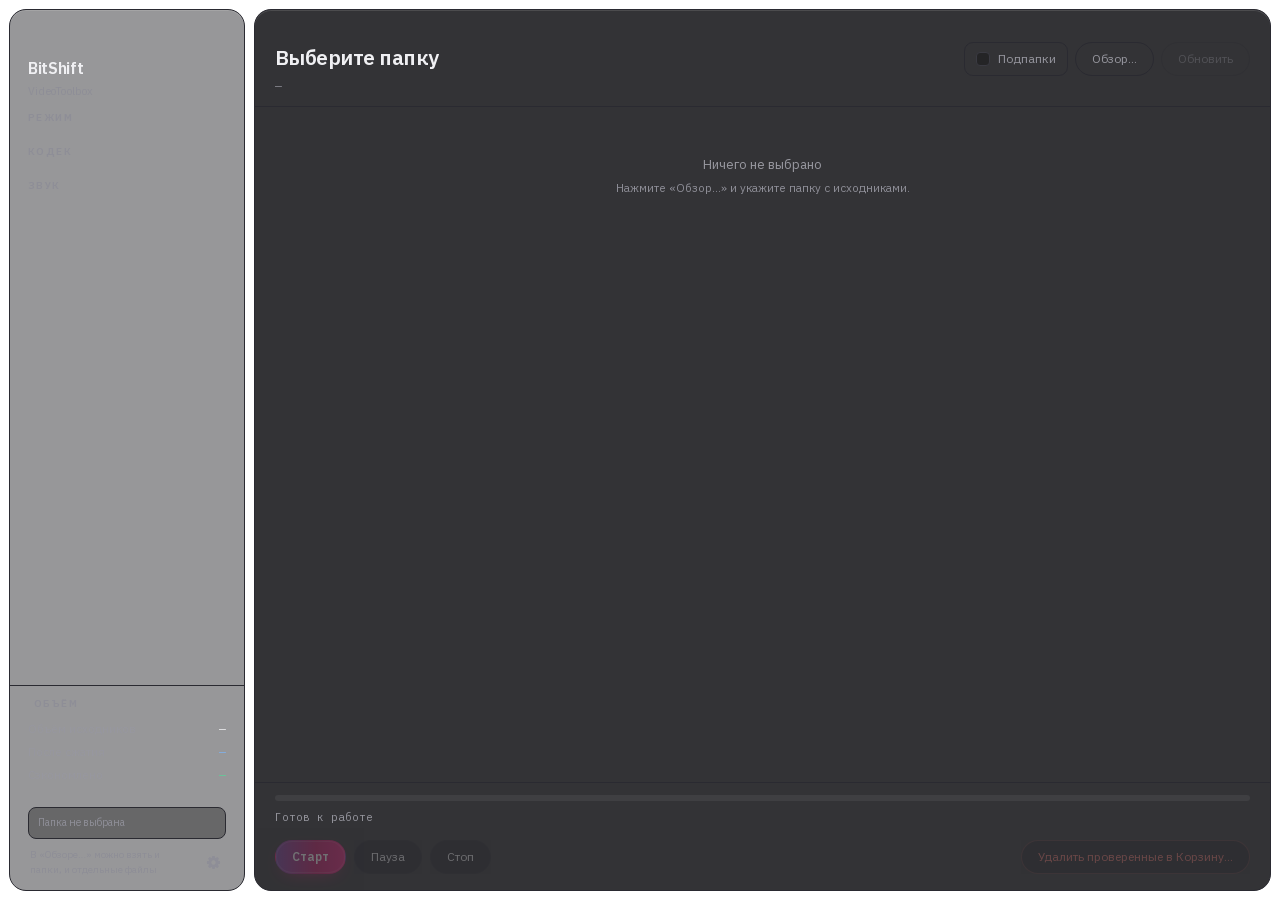
<file: mac/ui/index.html>
<!DOCTYPE html>
<html lang="ru">
<head>
  <meta charset="utf-8">
  <title>BitShift</title>
  <link rel="stylesheet" href="style.css">
</head>
<body>
  <div class="shell">

    <aside class="panel side">
      <header class="side__head">
        <div class="side__title">BitShift</div>
        <div class="side__sub" id="hardware">VideoToolbox</div>
      </header>

      <div class="side__scroll">
        <section class="group">
          <div class="group__label" data-i18n="group_mode">Режим</div>
          <div class="list" id="modes"></div>
        </section>

        <section class="group">
          <div class="group__label" data-i18n="group_codec">Кодек</div>
          <div class="list" id="codecs"></div>
        </section>

        <section class="group">
          <div class="group__label" data-i18n="group_audio">Звук</div>
          <div class="list" id="audio-modes"></div>
        </section>
      </div>

      <section class="volume" id="volume">
        <div class="group__label" data-i18n="group_volume">Объём</div>
        <div class="volume__row">
          <span class="volume__key" data-i18n="vol_source">Объём исходников</span>
          <span class="volume__val" id="volume-source">—</span>
        </div>
        <div class="volume__row volume__row--forecast" id="volume-forecast-row" hidden>
          <span class="volume__key" data-i18n="vol_forecast">После сжатия</span>
          <span class="volume__val" id="volume-forecast">—</span>
        </div>
        <div class="volume__row volume__row--saved" id="volume-saved-row" hidden>
          <span class="volume__key" data-i18n="vol_saved">Сэкономлено</span>
          <span class="volume__val" id="volume-saved">—</span>
        </div>
      </section>

      <footer class="side__foot">
        <div class="path" id="folder-path" title="">Папка не выбрана</div>
        <div class="side__bottom">
          <div class="hint" data-i18n="hint_picker">В «Обзоре…» можно взять и папки, и отдельные файлы</div>
          <button class="gear" id="btn-gear" data-i18n-title="settings_title" title="Настройки"><svg viewBox="0 0 16 16" fill="currentColor" fill-rule="evenodd" aria-hidden="true"><path d="M6.24 3.16L6.78 1.06A7.05 7.05 0 0 1 9.22 1.06L9.76 3.16A5.15 5.15 0 0 1 10.18 3.33L10.18 3.33L12.04 2.22A7.05 7.05 0 0 1 13.78 3.96L12.67 5.82A5.15 5.15 0 0 1 12.84 6.24L12.84 6.24L14.94 6.78A7.05 7.05 0 0 1 14.94 9.22L12.84 9.76A5.15 5.15 0 0 1 12.67 10.18L12.67 10.18L13.78 12.04A7.05 7.05 0 0 1 12.04 13.78L10.18 12.67A5.15 5.15 0 0 1 9.76 12.84L9.76 12.84L9.22 14.94A7.05 7.05 0 0 1 6.78 14.94L6.24 12.84A5.15 5.15 0 0 1 5.82 12.67L5.82 12.67L3.96 13.78A7.05 7.05 0 0 1 2.22 12.04L3.33 10.18A5.15 5.15 0 0 1 3.16 9.76L3.16 9.76L1.06 9.22A7.05 7.05 0 0 1 1.06 6.78L3.16 6.24A5.15 5.15 0 0 1 3.33 5.82L3.33 5.82L2.22 3.96A7.05 7.05 0 0 1 3.96 2.22L5.82 3.33A5.15 5.15 0 0 1 6.24 3.16ZM8 5.65A2.35 2.35 0 1 0 8 10.35A2.35 2.35 0 1 0 8 5.65Z"/></svg></button>
        </div>
      </footer>
    </aside>

    <main class="panel main">
      <header class="main__head">
        <div class="main__titles">
          <h1 class="main__title" id="folder-name">Выберите папку</h1>
          <div class="main__meta" id="folder-meta">—</div>
        </div>
        <div class="main__actions">
          <label class="check check--pill" id="recursive-pill">
            <input type="checkbox" id="opt-recursive">
            <span class="check__box"></span>
            <span class="check__text" data-i18n="opt_recursive">Подпапки</span>
          </label>
          <button class="btn btn--ghost" id="btn-browse" data-i18n="btn_browse">Обзор…</button>
          <button class="btn btn--ghost" id="btn-refresh" data-i18n="btn_refresh" disabled>Обновить</button>
        </div>
      </header>

      <div class="toolbar" id="toolbar" hidden>
        <label class="check">
          <input type="checkbox" id="sel-all">
          <span class="check__box"></span>
          <span class="check__text" data-i18n="toolbar_select_all">выбрать все видимые</span>
        </label>
        <div class="chips">
          <button class="chip chip--on" id="chip-all" data-filter="all">Все</button>
          <button class="chip" id="chip-bad" data-filter="bad" hidden>Брак</button>
          <button class="chip" id="chip-skip" data-filter="skip" hidden>Пропущено</button>
        </div>
      </div>

      <div class="files" id="files">
        <div class="empty" id="empty">
          <div class="empty__title">Ничего не выбрано</div>
          <div class="empty__text">Нажмите «Обзор…» и укажите папку с исходниками.</div>
        </div>
      </div>

      <footer class="main__foot">
        <div class="hero" id="hero" hidden>
          <div class="hero__cell">
            <span class="hero__num" id="hero-percent">0%</span>
            <span class="hero__lbl" data-i18n="hero_done">готово</span>
          </div>
          <div class="hero__cell" id="hero-left-cell">
            <span class="hero__num" id="hero-left">—</span>
            <span class="hero__lbl" data-i18n="hero_left">осталось</span>
          </div>
          <div class="hero__cell" id="hero-saved-cell">
            <span class="hero__num hero__num--ok" id="hero-saved">—</span>
            <span class="hero__lbl" data-i18n="hero_saved">сэкономлено</span>
          </div>
        </div>
        <div class="progress">
          <div class="progress__track">
            <div class="progress__ghost" id="progress-ghost"></div>
            <div class="progress__fill" id="progress-fill"></div>
          </div>
        </div>
        <div class="summary" id="summary">Готов к работе</div>

        <div class="shutdown" id="shutdown" hidden>
          <span class="shutdown__text" id="shutdown-text"></span>
          <button class="btn" id="btn-cancel-shutdown" data-i18n="btn_cancel_shutdown">Не выключать</button>
        </div>

        <div class="controls">
          <button class="btn" id="btn-start" disabled>Старт</button>
          <button class="btn" id="btn-pause" disabled>Пауза</button>
          <button class="btn" id="btn-stop" disabled>Стоп</button>
          <button class="btn btn--danger" id="btn-trash" disabled>Удалить проверенные в Корзину…</button>
        </div>
      </footer>
    </main>
  </div>

  <div class="settings" id="settings" hidden>
    <div class="settings__card">
      <div class="settings__title" data-i18n="settings_title">Настройки</div>

      <div class="settings__row">
        <span class="settings__key" data-i18n="settings_lang">Язык</span>
        <div class="seg" id="lang-list"></div>
      </div>

      <label class="check">
        <input type="checkbox" id="opt-shutdown">
        <span class="check__box"></span>
        <span class="check__text" data-i18n="opt_shutdown">Выключить мак после конвертации</span>
      </label>

      <label class="check">
        <input type="checkbox" id="opt-eject">
        <span class="check__box"></span>
        <span class="check__text" data-i18n="opt_eject">Извлечь диск(и) после конвертации</span>
      </label>

      <label class="check">
        <input type="checkbox" id="opt-vmaf">
        <span class="check__box"></span>
        <span class="check__text" data-i18n="opt_vmaf">Проверять качество (VMAF) — медленнее</span>
      </label>

      <label class="check check--danger">
        <input type="checkbox" id="opt-trash">
        <span class="check__box"></span>
        <span class="check__text" data-i18n="opt_trash">Удалять исходники в Корзину после проверки</span>
      </label>

      <div class="settings__row" id="history-row" hidden>
        <span class="settings__value" id="history-value"></span>
      </div>

      <div class="settings__foot">
        <span class="settings__version">BitShift <span id="app-version">—</span> · <span data-i18n="settings_author">Created by Erik Rikka</span></span>
        <button class="btn" id="settings-close" data-i18n="btn_close">Закрыть</button>
      </div>
    </div>
  </div>

  <div class="modal" id="modal" hidden>
    <div class="modal__card">
      <div class="modal__title" id="modal-title">Удалить в Корзину?</div>
      <div class="modal__text" id="modal-text"></div>
      <div class="modal__actions">
        <button class="btn" id="modal-cancel" data-i18n="btn_cancel">Отмена</button>
        <button class="btn btn--danger" id="modal-ok" data-i18n="btn_to_trash">В Корзину</button>
      </div>
    </div>
  </div>

  <script src="app.js"></script>
</body>
</html>
</file>
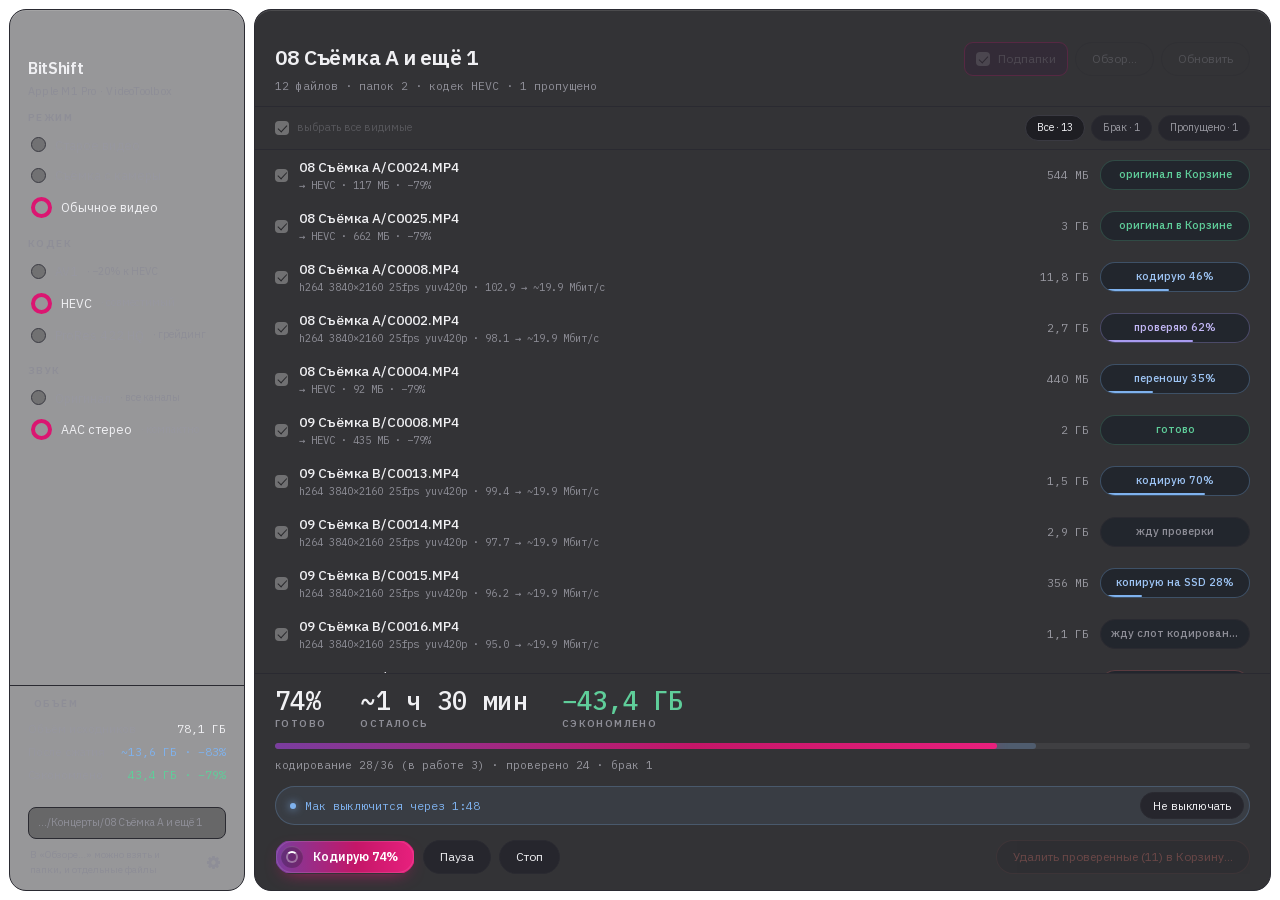
<file: mac/tests/ui_preview.html>
<!DOCTYPE html>
<html lang="ru">
<head>
  <meta charset="utf-8">
  <title>BitShift — превью интерфейса</title>
  <link rel="stylesheet" href="../ui/style.css">
</head>
<body>

  <div class="shell">

    <aside class="panel side">
      <header class="side__head">
        <div class="side__title">BitShift</div>
        <div class="side__sub" id="hardware">VideoToolbox</div>
      </header>

      <div class="side__scroll">
        <section class="group">
          <div class="group__label" data-i18n="group_mode">Режим</div>
          <div class="list" id="modes"></div>
        </section>

        <section class="group">
          <div class="group__label" data-i18n="group_codec">Кодек</div>
          <div class="list" id="codecs"></div>
        </section>

        <section class="group">
          <div class="group__label" data-i18n="group_audio">Звук</div>
          <div class="list" id="audio-modes"></div>
        </section>
      </div>

      <section class="volume" id="volume">
        <div class="group__label" data-i18n="group_volume">Объём</div>
        <div class="volume__row">
          <span class="volume__key" data-i18n="vol_source">Объём исходников</span>
          <span class="volume__val" id="volume-source">—</span>
        </div>
        <div class="volume__row volume__row--forecast" id="volume-forecast-row" hidden>
          <span class="volume__key" data-i18n="vol_forecast">После сжатия</span>
          <span class="volume__val" id="volume-forecast">—</span>
        </div>
        <div class="volume__row volume__row--saved" id="volume-saved-row" hidden>
          <span class="volume__key" data-i18n="vol_saved">Сэкономлено</span>
          <span class="volume__val" id="volume-saved">—</span>
        </div>
      </section>

      <footer class="side__foot">
        <div class="path" id="folder-path" title="">Папка не выбрана</div>
        <div class="side__bottom">
          <div class="hint" data-i18n="hint_picker">В «Обзоре…» можно взять и папки, и отдельные файлы</div>
          <button class="gear" id="btn-gear" data-i18n-title="settings_title" title="Настройки"><svg viewBox="0 0 16 16" fill="currentColor" fill-rule="evenodd" aria-hidden="true"><path d="M6.24 3.16L6.78 1.06A7.05 7.05 0 0 1 9.22 1.06L9.76 3.16A5.15 5.15 0 0 1 10.18 3.33L10.18 3.33L12.04 2.22A7.05 7.05 0 0 1 13.78 3.96L12.67 5.82A5.15 5.15 0 0 1 12.84 6.24L12.84 6.24L14.94 6.78A7.05 7.05 0 0 1 14.94 9.22L12.84 9.76A5.15 5.15 0 0 1 12.67 10.18L12.67 10.18L13.78 12.04A7.05 7.05 0 0 1 12.04 13.78L10.18 12.67A5.15 5.15 0 0 1 9.76 12.84L9.76 12.84L9.22 14.94A7.05 7.05 0 0 1 6.78 14.94L6.24 12.84A5.15 5.15 0 0 1 5.82 12.67L5.82 12.67L3.96 13.78A7.05 7.05 0 0 1 2.22 12.04L3.33 10.18A5.15 5.15 0 0 1 3.16 9.76L3.16 9.76L1.06 9.22A7.05 7.05 0 0 1 1.06 6.78L3.16 6.24A5.15 5.15 0 0 1 3.33 5.82L3.33 5.82L2.22 3.96A7.05 7.05 0 0 1 3.96 2.22L5.82 3.33A5.15 5.15 0 0 1 6.24 3.16ZM8 5.65A2.35 2.35 0 1 0 8 10.35A2.35 2.35 0 1 0 8 5.65Z"/></svg></button>
        </div>
      </footer>
    </aside>

    <main class="panel main">
      <header class="main__head">
        <div class="main__titles">
          <h1 class="main__title" id="folder-name">Выберите папку</h1>
          <div class="main__meta" id="folder-meta">—</div>
        </div>
        <div class="main__actions">
          <label class="check check--pill" id="recursive-pill">
            <input type="checkbox" id="opt-recursive">
            <span class="check__box"></span>
            <span class="check__text" data-i18n="opt_recursive">Подпапки</span>
          </label>
          <button class="btn btn--ghost" id="btn-browse" data-i18n="btn_browse">Обзор…</button>
          <button class="btn btn--ghost" id="btn-refresh" data-i18n="btn_refresh" disabled>Обновить</button>
        </div>
      </header>

      <div class="toolbar" id="toolbar" hidden>
        <label class="check">
          <input type="checkbox" id="sel-all">
          <span class="check__box"></span>
          <span class="check__text" data-i18n="toolbar_select_all">выбрать все видимые</span>
        </label>
        <div class="chips">
          <button class="chip chip--on" id="chip-all" data-filter="all">Все</button>
          <button class="chip" id="chip-bad" data-filter="bad" hidden>Брак</button>
          <button class="chip" id="chip-skip" data-filter="skip" hidden>Пропущено</button>
        </div>
      </div>

      <div class="files" id="files">
        <div class="empty" id="empty">
          <div class="empty__title">Ничего не выбрано</div>
          <div class="empty__text">Нажмите «Обзор…» и укажите папку с исходниками.</div>
        </div>
      </div>

      <footer class="main__foot">
        <div class="hero" id="hero" hidden>
          <div class="hero__cell">
            <span class="hero__num" id="hero-percent">0%</span>
            <span class="hero__lbl" data-i18n="hero_done">готово</span>
          </div>
          <div class="hero__cell" id="hero-left-cell">
            <span class="hero__num" id="hero-left">—</span>
            <span class="hero__lbl" data-i18n="hero_left">осталось</span>
          </div>
          <div class="hero__cell" id="hero-saved-cell">
            <span class="hero__num hero__num--ok" id="hero-saved">—</span>
            <span class="hero__lbl" data-i18n="hero_saved">сэкономлено</span>
          </div>
        </div>
        <div class="progress">
          <div class="progress__track">
            <div class="progress__ghost" id="progress-ghost"></div>
            <div class="progress__fill" id="progress-fill"></div>
          </div>
        </div>
        <div class="summary" id="summary">Готов к работе</div>

        <div class="shutdown" id="shutdown" hidden>
          <span class="shutdown__text" id="shutdown-text"></span>
          <button class="btn" id="btn-cancel-shutdown" data-i18n="btn_cancel_shutdown">Не выключать</button>
        </div>

        <div class="controls">
          <button class="btn" id="btn-start" disabled>Старт</button>
          <button class="btn" id="btn-pause" disabled>Пауза</button>
          <button class="btn" id="btn-stop" disabled>Стоп</button>
          <button class="btn btn--danger" id="btn-trash" disabled>Удалить проверенные в Корзину…</button>
        </div>
      </footer>
    </main>
  </div>

  <div class="settings" id="settings" hidden>
    <div class="settings__card">
      <div class="settings__title" data-i18n="settings_title">Настройки</div>

      <div class="settings__row">
        <span class="settings__key" data-i18n="settings_lang">Язык</span>
        <div class="seg" id="lang-list"></div>
      </div>

      <label class="check">
        <input type="checkbox" id="opt-shutdown">
        <span class="check__box"></span>
        <span class="check__text" data-i18n="opt_shutdown">Выключить мак после конвертации</span>
      </label>

      <label class="check">
        <input type="checkbox" id="opt-eject">
        <span class="check__box"></span>
        <span class="check__text" data-i18n="opt_eject">Извлечь диск(и) после конвертации</span>
      </label>

      <label class="check">
        <input type="checkbox" id="opt-vmaf">
        <span class="check__box"></span>
        <span class="check__text" data-i18n="opt_vmaf">Проверять качество (VMAF) — медленнее</span>
      </label>

      <label class="check check--danger">
        <input type="checkbox" id="opt-trash">
        <span class="check__box"></span>
        <span class="check__text" data-i18n="opt_trash">Удалять исходники в Корзину после проверки</span>
      </label>

      <div class="settings__row" id="history-row" hidden>
        <span class="settings__value" id="history-value"></span>
      </div>

      <div class="settings__foot">
        <span class="settings__version">BitShift <span id="app-version">—</span> · <span data-i18n="settings_author">Created by Erik Rikka</span></span>
        <button class="btn" id="settings-close" data-i18n="btn_close">Закрыть</button>
      </div>
    </div>
  </div>

  <div class="modal" id="modal" hidden>
    <div class="modal__card">
      <div class="modal__title" id="modal-title">Удалить в Корзину?</div>
      <div class="modal__text" id="modal-text"></div>
      <div class="modal__actions">
        <button class="btn" id="modal-cancel" data-i18n="btn_cancel">Отмена</button>
        <button class="btn btn--danger" id="modal-ok" data-i18n="btn_to_trash">В Корзину</button>
      </div>
    </div>
  </div>

  <script>

    const FILES = [
      ['08 Съёмка A/C0024.MP4',    '544 МБ', 'оригинал в Корзине', 0, '→ HEVC · 117 МБ · −79%'],
      ['08 Съёмка A/C0025.MP4',    '3 ГБ',   'оригинал в Корзине', 0, '→ HEVC · 662 МБ · −79%'],
      ['08 Съёмка A/C0008.MP4',    '11,8 ГБ','кодирую',          0.46,'h264 3840×2160 25fps yuv420p · 102.9 → ~19.9 Мбит/с'],
      ['08 Съёмка A/C0002.MP4',    '2,7 ГБ', 'проверяю',         0.62,'h264 3840×2160 25fps yuv420p · 98.1 → ~19.9 Мбит/с'],
      ['08 Съёмка A/C0004.MP4',    '440 МБ', 'переношу',         0.35,'→ HEVC · 92 МБ · −79%'],
      ['09 Съёмка B/C0008.MP4', '2 ГБ',   'готово',            0,  '→ HEVC · 435 МБ · −79%'],
      ['09 Съёмка B/C0013.MP4', '1,5 ГБ', 'кодирую',          0.70,'h264 3840×2160 25fps yuv420p · 99.4 → ~19.9 Мбит/с'],
      ['09 Съёмка B/C0014.MP4', '2,9 ГБ', 'жду проверки',      0,  'h264 3840×2160 25fps yuv420p · 97.7 → ~19.9 Мбит/с'],
      ['09 Съёмка B/C0015.MP4', '356 МБ', 'копирую на SSD',   0.28,'h264 3840×2160 25fps yuv420p · 96.2 → ~19.9 Мбит/с'],
      ['09 Съёмка B/C0016.MP4', '1,1 ГБ', 'жду слот кодирования', 0, 'h264 3840×2160 25fps yuv420p · 95.0 → ~19.9 Мбит/с'],
      ['09 Съёмка B/C0019.MP4', '820 МБ', 'брак',              0,  'кодирование не удалось: [aac] Unsupported channel layout "9.1.6"'],
      ['09 Съёмка B/C0021.MP4', '1,2 ГБ', 'остановлено',       0,  'остановлено, файл не переделан'],
      ['09 Съёмка B/мелочь.mp4','113 КБ', 'пропущен',          0,  'h264 640×480 30fps yuv420p'],
    ];

    const STATE_KEYS = {
      'ожидание': 'waiting', 'пропущен': 'skipped', 'жду слот кодирования': 'queued',
      'копирую на SSD': 'copying', 'кодирую': 'encoding', 'жду проверки': 'encoded',
      'проверяю': 'verifying', 'проверен — жду переноса': 'verified',
      'переношу': 'moving', 'готово': 'done', 'оригинал в Корзине': 'trashed',
      'брак': 'failed', 'остановлено': 'stopped',
    };

    const STATE = {
      hardware: 'Apple M1 Pro · VideoToolbox',
      modes: [
        { key: 'old',  name: 'Старое видео',          hint: 'Берёт файлы: avi, wmv, mts' },
        { key: 'slog', name: 'Съёмка с камеры',          hint: 'Берёт файлы: mp4, mov' },
        { key: 'arc',  name: 'Обычное видео', hint: 'Берёт файлы: mp4, mov' },
      ],
      codecs: [
        { key: 'av1',    name: 'AV1',           note: '−20% к HEVC',
          hint: 'Считается на процессоре — аппаратного AV1 у M1 Pro нет.' },
        { key: 'hevc',   name: 'HEVC',          note: 'совместимый' },
        { key: 'prores', name: 'ProRes 422 HQ', note: 'грейдинг' },
      ],
      audio_modes: [
        { key: 'original', name: 'Оригинал',   note: 'все каналы',
          hint: 'Звук копируется как есть: все дорожки, все каналы.' },
        { key: 'aac',      name: 'AAC стерео', note: 'компактно',
          hint: 'Сводится в стерео AAC 256 кбит/с — лишние каналы теряются.' },
      ],
      mode: 'arc',
      codec: 'hevc',
      audio: 'aac',
      folder: '/Volumes/Архив/Концерты/08 Съёмка A\n/Volumes/Архив/Концерты/09 Съёмка B',
      folder_short: '…/Концерты/08 Съёмка A и ещё 1',
      folder_name: '08 Съёмка A и ещё 1',
      folder_meta: '12 файлов · папок 2 · кодек HEVC · 1 пропущено',
      recursive: true,
      shutdown_after: true,
      eject_after: false,
      measure_quality: false,
      history_text: 'Сэкономлено всего: 412,7 ГБ · 963 файла',
      shutdown_in: 108,
      shutdown_error: '',
      trash: true,
      trash_available: true,
      running: true,
      finish_id: 0,
      paused: false,
      files: FILES.map(([label, size, state, progress, detail], i) => ({
        path: `/tmp/${i}`, label, detail, size_text: size, state,
        state_key: STATE_KEYS[state] || 'waiting',
        state_label: state,
        message: state === 'брак' ? 'кодирование не удалось: [aac] Unsupported channel layout "9.1.6"' : '',

        progress, selected: state !== 'пропущен', skipped: state === 'пропущен',
      })),
      stopping: false,
      selected_count: 11,
      can_start: true,
      source_text: '78,1 ГБ',
      saved_text: '43,4 ГБ · −79%',
      saved_short: '43,4 ГБ',
      encoded_share: 0.78,
      left_text: '~1 ч 30 мин',
      percent: 0.74,
      summary: 'кодирование 28/36 (в работе 3) · проверено 24 · брак 1',
      trashable: 11,
      lang: 'ru',
      version: '1.0',
      languages: [{ key: 'ru', name: 'Русский' }, { key: 'en', name: 'English' }],
      forecast_text: '~13,6 ГБ · −83%',
      files_only: false,
    };

    window.pywebview = {
      api: new Proxy({}, {
        get: () => (...args) => {
          console.log('вызов ядра:', args);
          return Promise.resolve(STATE);
        },
      }),
    };
  </script>
  <script src="../ui/app.js?v=4"></script>
  <script>window.applyState(STATE);</script>
</body>
</html>
</file>
<file: mac/ui/style.css>
@font-face {
  font-family: "IBM Plex Mono";
  font-weight: 400;
  font-display: swap;
  unicode-range: U+0301, U+0400-045F, U+0490-0491, U+04B0-04B1, U+2116;
  src: url("fonts/IBMPlexMono-400-cyrillic.woff2") format("woff2");
}
@font-face {
  font-family: "IBM Plex Mono";
  font-weight: 400;
  font-display: swap;
  unicode-range: U+0000-00FF, U+0131, U+0152-0153, U+02BB-02BC, U+2000-206F, U+2122, U+2191, U+2193, U+2212;
  src: url("fonts/IBMPlexMono-400-latin.woff2") format("woff2");
}
@font-face {
  font-family: "IBM Plex Mono";
  font-weight: 500;
  font-display: swap;
  unicode-range: U+0301, U+0400-045F, U+0490-0491, U+04B0-04B1, U+2116;
  src: url("fonts/IBMPlexMono-500-cyrillic.woff2") format("woff2");
}
@font-face {
  font-family: "IBM Plex Mono";
  font-weight: 500;
  font-display: swap;
  unicode-range: U+0000-00FF, U+0131, U+0152-0153, U+02BB-02BC, U+2000-206F, U+2122, U+2191, U+2193, U+2212;
  src: url("fonts/IBMPlexMono-500-latin.woff2") format("woff2");
}
@font-face {
  font-family: "IBM Plex Mono";
  font-weight: 600;
  font-display: swap;
  unicode-range: U+0301, U+0400-045F, U+0490-0491, U+04B0-04B1, U+2116;
  src: url("fonts/IBMPlexMono-600-cyrillic.woff2") format("woff2");
}
@font-face {
  font-family: "IBM Plex Mono";
  font-weight: 600;
  font-display: swap;
  unicode-range: U+0000-00FF, U+0131, U+0152-0153, U+02BB-02BC, U+2000-206F, U+2122, U+2191, U+2193, U+2212;
  src: url("fonts/IBMPlexMono-600-latin.woff2") format("woff2");
}
@font-face {
  font-family: "IBM Plex Mono";
  font-weight: 700;
  font-display: swap;
  unicode-range: U+0301, U+0400-045F, U+0490-0491, U+04B0-04B1, U+2116;
  src: url("fonts/IBMPlexMono-700-cyrillic.woff2") format("woff2");
}
@font-face {
  font-family: "IBM Plex Mono";
  font-weight: 700;
  font-display: swap;
  unicode-range: U+0000-00FF, U+0131, U+0152-0153, U+02BB-02BC, U+2000-206F, U+2122, U+2191, U+2193, U+2212;
  src: url("fonts/IBMPlexMono-700-latin.woff2") format("woff2");
}

@font-face {
  font-family: "IBM Plex Sans";
  font-weight: 400;
  font-display: swap;
  unicode-range: U+0301, U+0400-045F, U+0490-0491, U+04B0-04B1, U+2116;
  src: url("fonts/IBMPlexSans-400-cyrillic.woff2") format("woff2");
}
@font-face {
  font-family: "IBM Plex Sans";
  font-weight: 400;
  font-display: swap;
  unicode-range: U+0000-00FF, U+0131, U+0152-0153, U+02BB-02BC, U+2000-206F, U+2122, U+2191, U+2193, U+2212;
  src: url("fonts/IBMPlexSans-400-latin.woff2") format("woff2");
}
@font-face {
  font-family: "IBM Plex Sans";
  font-weight: 500;
  font-display: swap;
  unicode-range: U+0301, U+0400-045F, U+0490-0491, U+04B0-04B1, U+2116;
  src: url("fonts/IBMPlexSans-500-cyrillic.woff2") format("woff2");
}
@font-face {
  font-family: "IBM Plex Sans";
  font-weight: 500;
  font-display: swap;
  unicode-range: U+0000-00FF, U+0131, U+0152-0153, U+02BB-02BC, U+2000-206F, U+2122, U+2191, U+2193, U+2212;
  src: url("fonts/IBMPlexSans-500-latin.woff2") format("woff2");
}
@font-face {
  font-family: "IBM Plex Sans";
  font-weight: 600;
  font-display: swap;
  unicode-range: U+0301, U+0400-045F, U+0490-0491, U+04B0-04B1, U+2116;
  src: url("fonts/IBMPlexSans-600-cyrillic.woff2") format("woff2");
}
@font-face {
  font-family: "IBM Plex Sans";
  font-weight: 600;
  font-display: swap;
  unicode-range: U+0000-00FF, U+0131, U+0152-0153, U+02BB-02BC, U+2000-206F, U+2122, U+2191, U+2193, U+2212;
  src: url("fonts/IBMPlexSans-600-latin.woff2") format("woff2");
}
:root {
  --pill: #26262D;
  --badge: #22262D;
  --raise: #1E1E23;
  --sheet: #1C1C22;
  --edge: #2A2A31;
  --edge-strong: #3A3A42;
  --hairline: #2A2A31;

  --text: #F0F0F3;
  --muted: #97979F;
  --faint: #8E8E97;

  --hover: rgba(255, 255, 255, 0.086);
  --accent: #DB1671;
  --accent-tint: rgba(219, 22, 113, 0.14);
  --action: linear-gradient(90deg, #7A3D9E 0%, #C41668 58%, #E8207D 100%);
  --ease-spring: cubic-bezier(0.32, 0.72, 0, 1);
  --action-done: linear-gradient(90deg, #9A4B0A 0%, #D97706 58%, #F5A623 100%);
  --active-edge: #8E1A58;
  --active-fill: #33203A;

  --ok: #5FCE9A;
  --busy: #7FB2EE;
  --danger: #E8756F;

  --stage-copy: #7FB2EE;
  --stage-verify: #A99BF0;
  --stage-move: #7FB2EE;

  --glass-rail: rgba(20, 20, 24, 0.44);
  --glass-content: rgba(23, 23, 27, 0.88);

  --radius-row: 11px;
  --radius-sidebar: 17px;
  --inset: 9px;
}

* { box-sizing: border-box; margin: 0; padding: 0; }

html, body { height: 100%; }

body {
  background: transparent;
  color: var(--text);
  font: 13px/1.5 "IBM Plex Sans", -apple-system, "Helvetica Neue", sans-serif;
  -webkit-font-smoothing: antialiased;
  overflow: hidden;
  user-select: none;
  cursor: default;
}

:focus { outline: none; }

.row__detail,
.row__size,
.volume__val,
.main__meta,
.summary,
.hero__num,
.shutdown__text {
  font-family: "IBM Plex Mono", ui-monospace, "SF Mono", Menlo, monospace;
}

.shell {
  display: grid;
  grid-template-columns: 236px 1fr;
  height: 100%;

  padding: var(--inset);
  gap: var(--inset);
}

.panel {
  position: relative;
  display: flex;
  flex-direction: column;
  min-height: 0;
  overflow: hidden;
}

.side,
.main {
  border: 1px solid var(--edge);
  border-radius: var(--radius-sidebar);
}

.side,
.main {
  box-shadow: inset 0 1px 0 rgba(255, 255, 255, 0.12);
}

.side { background: var(--glass-rail); }

.main { background: var(--glass-content); }

.side__head { padding: 46px 18px 10px; }

.side__title { font-size: 16px; font-weight: 600; letter-spacing: -0.02em; }

.side__sub {
  margin-top: 3px;
  font-size: 11px;
  color: var(--faint);
  letter-spacing: 0.02em;
}

.side__scroll { flex: 1; min-height: 0; overflow-y: auto; padding: 0 12px; }

.group { margin-bottom: 13px; }

.group__label {
  padding: 0 6px 6px;
  font-size: 10px;
  font-weight: 600;
  letter-spacing: 0.14em;
  text-transform: uppercase;
  color: var(--faint);
}

.list { display: flex; flex-direction: column; gap: 2px; }

.item {
  display: flex;
  align-items: center;
  gap: 9px;
  padding: 5px 6px 5px 9px;
  margin-left: -3px;
  border-left: 3px solid transparent;
  font-size: 12.5px;
  color: var(--muted);
  cursor: pointer;
  border-radius: 0 6px 6px 0;
  transition: color 0.12s, background 0.12s, border-color 0.12s;
}

.item:focus-visible {
  background: var(--accent-tint);
  border-left-color: var(--accent);
}

.item::before {
  content: "";
  flex: none;
  width: 13px;
  height: 13px;
  border-radius: 50%;
  border: 1.5px solid var(--edge-strong);
  background: rgba(0, 0, 0, 0.25);
  transition: border-color 0.12s, border-width 0.12s;
}

.item:hover { color: var(--text); }

.item:hover::before { border-color: var(--muted); }

.item--on { color: var(--text); }

.item--on::before {
  border: 4px solid var(--accent);
  background: transparent;
}

.item__name {
  flex: 0 1 auto;
  min-width: 0;
  white-space: nowrap;
  overflow: hidden;
  text-overflow: ellipsis;
}

.item__note { flex-shrink: 0; font-size: 10.5px; color: var(--faint); }

.item__note::before { content: "· "; }

.item--on .item__note { color: var(--muted); }

.item--off { opacity: 0.35; pointer-events: none; }

.volume { padding: 10px 18px 3px; border-top: 1px solid var(--hairline); }

.volume__row { display: flex; justify-content: space-between; gap: 8px; padding: 3px 0; }

.volume__key { font-size: 11.5px; color: var(--muted); }

.volume__val { font-size: 11.5px; font-variant-numeric: tabular-nums; }

.volume__row--saved .volume__val { color: var(--ok); }

.volume__row--forecast .volume__val { color: var(--busy); }

.side__foot { padding: 10px 18px 13px; }

.path {
  margin-top: 8px;
  padding: 7px 9px;
  background: rgba(0, 0, 0, 0.32);
  border: 1px solid var(--hairline);
  border-radius: 8px;
  font-size: 10.5px;
  color: var(--faint);
  white-space: nowrap;
  overflow: hidden;
  text-overflow: ellipsis;
}

.hint { margin-top: 7px; padding: 0 2px; font-size: 10px; color: var(--faint); }

.main__head {
  display: flex;
  align-items: flex-start;
  justify-content: space-between;
  gap: 16px;

  padding: 32px 20px 12px;
  border-bottom: 1px solid var(--hairline);
}

.main__title {
  font-size: 21px;
  font-weight: 600;
  letter-spacing: -0.025em;
  white-space: nowrap;
  overflow: hidden;
  text-overflow: ellipsis;
}

.main__meta {
  margin-top: 3px;
  font-size: 11.5px;
  color: var(--faint);
  white-space: nowrap;
  overflow: hidden;
  text-overflow: ellipsis;
}

.main__titles { min-width: 0; }

.main__actions { display: flex; gap: 7px; flex-shrink: 0; }

.toolbar {
  display: flex;
  align-items: center;
  gap: 14px;
  padding: 8px 20px;
  border-bottom: 1px solid var(--hairline);
}

.toolbar[hidden] { display: none; }

.toolbar .check { font-size: 11px; }

.chips { display: flex; gap: 6px; margin-left: auto; }

.chip {
  padding: 4px 11px;
  border: 1px solid var(--edge);
  border-radius: 999px;
  background: var(--pill);
  color: var(--muted);
  font: inherit;
  font-size: 10.5px;
  cursor: pointer;
  transition: background 0.12s, border-color 0.12s, color 0.12s;
}

.chip:hover { background: var(--hover); }

.chip:focus-visible { background: var(--accent-tint); border-color: var(--accent); }

.chip--on { color: var(--text); border-color: var(--edge-strong); background: var(--raise); }

.chip--danger.chip--on { color: var(--danger); border-color: rgba(232, 117, 111, 0.35); background: rgba(232, 117, 111, 0.08); }

.files { flex: 1; min-height: 0; overflow-y: auto; padding: 0 12px 6px; }

.row {
  display: grid;
  grid-template-columns: auto 1fr auto auto;
  align-items: center;
  gap: 11px;
  padding: 7px 8px;
  border-radius: var(--radius-row);
}

.row:hover { background: var(--hover); }

.row--off .row__name,
.row--off .row__detail { opacity: 0.4; }

.row__name {
  font-size: 13.5px;
  font-weight: 500;
  letter-spacing: -0.005em;
  white-space: nowrap;
  overflow: hidden;
  text-overflow: ellipsis;
}

.row__detail {
  margin-top: 1px;
  font-size: 10.5px;
  color: var(--faint);
  white-space: nowrap;
  overflow: hidden;
  text-overflow: ellipsis;
}

.row__err {
  display: flex;
  align-items: center;
  gap: 6px;
  margin-top: 1px;
  font-size: 10.5px;
  color: var(--danger);
  white-space: nowrap;
  overflow: hidden;
}

.row__err span:last-child { min-width: 0; overflow: hidden; text-overflow: ellipsis; }

.row__err::before {
  content: "!";
  flex: none;
  width: 13px;
  height: 13px;
  border-radius: 50%;
  border: 1.2px solid var(--danger);
  display: flex;
  align-items: center;
  justify-content: center;
  font-size: 9px;
  font-weight: 700;
  line-height: 1;
}

.row__size {
  font-size: 11.5px;
  color: var(--muted);
  font-variant-numeric: tabular-nums;
  white-space: nowrap;
  min-width: 64px;
  text-align: right;
}

.badge {
  position: relative;
  width: 150px;
  padding: 5px 10px 6px;
  border-radius: 999px;
  background: var(--badge);
  border: 1px solid var(--hairline);
  font-size: 11px;
  font-weight: 500;
  color: var(--muted);
  text-align: center;
  text-overflow: ellipsis;
  white-space: nowrap;
  overflow: hidden;
}

.badge__fill {
  position: absolute;
  inset: auto auto 0 0;
  width: 0;
  height: 2px;
  border-radius: 0 2px 2px 0;
  background: var(--stage-copy);
}

.badge__text { position: relative; }

.badge--busy { color: var(--busy); border-color: rgba(127, 178, 238, 0.22); }

.badge--copy { color: var(--stage-copy); border-color: rgba(127, 178, 238, 0.3); }
.badge--copy .badge__fill { background: var(--stage-copy); }

.badge--encode { color: var(--busy); border-color: rgba(127, 178, 238, 0.3); }
.badge--encode .badge__fill { background: var(--busy); }

.badge--verify { color: var(--stage-verify); border-color: rgba(169, 155, 240, 0.3); }
.badge--verify .badge__fill { background: var(--stage-verify); }

.badge--move { color: var(--stage-move); border-color: rgba(127, 178, 238, 0.3); }
.badge--move .badge__fill { background: var(--stage-move); }

.badge--copy .badge__text,
.badge--encode .badge__text,
.badge--move .badge__text { color: #9EC5F5; }
.badge--verify .badge__text { color: #C3B8F7; }
.badge--ok { color: var(--ok); border-color: rgba(95, 206, 154, 0.22); }
.badge--bad { color: var(--danger); border-color: rgba(232, 117, 111, 0.28); }
.badge--idle { color: var(--faint); }

.empty { padding: 48px 20px; text-align: center; }
.empty__title { font-size: 13px; color: var(--muted); }
.empty__text { margin-top: 5px; font-size: 11.5px; color: var(--faint); }

.main__foot { padding: 12px 20px 16px; border-top: 1px solid var(--hairline); }

.hero { display: flex; align-items: flex-end; gap: 34px; margin-bottom: 12px; }

.hero[hidden] { display: none; }

.hero__cell { display: flex; flex-direction: column; gap: 2px; }

.hero__cell[hidden] { display: none; }

.hero__num {
  font-size: 26px;
  font-weight: 500;
  line-height: 1.1;
  letter-spacing: -0.03em;
  font-variant-numeric: tabular-nums;
  color: var(--text);
}

.hero__num--ok { color: var(--ok); }

.hero__lbl {
  font-size: 10px;
  font-weight: 600;
  letter-spacing: 0.14em;
  text-transform: uppercase;
  color: var(--faint);
}

.progress__track {
  position: relative;
  height: 6px;
  background: rgba(255, 255, 255, 0.06);
  border-radius: 999px;
  overflow: hidden;
}

.progress__ghost {
  position: absolute;
  inset: 0 auto 0 0;
  width: 0;
  border-radius: 999px;
  background: rgba(127, 178, 238, 0.25);
  transition: width 0.6s var(--ease-spring);
}

.progress__fill {
  position: relative;
  width: 0;
  height: 100%;
  border-radius: 999px;
  background: var(--action);
  box-shadow: 0 0 12px rgba(219, 22, 113, 0.45);
  transition: width 0.6s var(--ease-spring);
}

.summary {
  margin-top: 8px;
  font-size: 11px;
  color: var(--muted);
  font-variant-numeric: tabular-nums;
}

.shutdown {
  margin-top: 12px;
  padding: 5px 5px 5px 14px;
  display: flex;
  align-items: center;
  justify-content: space-between;
  gap: 12px;
  background: rgba(127, 178, 238, 0.08);
  border: 1px solid rgba(127, 178, 238, 0.24);
  border-radius: 999px;
}

.shutdown .btn { padding: 4px 12px; font-size: 11.5px; }

.shutdown[hidden] { display: none; }

.shutdown__text { font-size: 11.5px; color: var(--busy); font-variant-numeric: tabular-nums; }

.shutdown__text::before {
  content: "";
  display: inline-block;
  width: 6px;
  height: 6px;
  margin-right: 9px;
  vertical-align: 1px;
  border-radius: 50%;
  background: currentColor;
  box-shadow: 0 0 8px currentColor;
}

.shutdown--failed { background: rgba(232, 117, 111, 0.08); border-color: rgba(232, 117, 111, 0.26); }

.shutdown--failed .shutdown__text { color: var(--danger); }

.controls { margin-top: 15px; display: flex; gap: 8px; align-items: center; }

.controls .btn--danger { margin-left: auto; }

.btn {
  padding: 7px 16px;
  border: 1px solid var(--edge);
  border-radius: 999px;
  background: var(--pill);
  color: var(--text);
  font: inherit;
  font-size: 12px;
  cursor: pointer;
  transition: background 0.2s var(--ease-spring), opacity 0.2s, transform 0.45s var(--ease-spring);
  white-space: nowrap;
}

.btn:active:not(:disabled) { transform: scale(0.97); }

.btn:hover:not(:disabled) { background: rgba(255, 255, 255, 0.1); }

.btn:focus-visible:not(:disabled) { background: var(--accent-tint); border-color: var(--accent); }

.btn:disabled { opacity: 0.3; cursor: default; }

.btn--ghost { background: transparent; color: var(--muted); }

#btn-start {
  border-color: transparent;
  background: var(--action);
  color: #fff;
  font-weight: 600;
  box-shadow: inset 0 0 0 1px rgba(255, 255, 255, 0.12),
              0 6px 18px -9px rgba(219, 22, 113, 0.9);
}

#btn-start:hover:not(:disabled) { background: var(--action); filter: brightness(1.08); }

#btn-start.btn--working {
  opacity: 1;
  cursor: default;
  background-image:
    linear-gradient(100deg, rgba(255, 255, 255, 0) 38%,
                    rgba(255, 255, 255, 0.32) 50%, rgba(255, 255, 255, 0) 62%),
    var(--action);
  background-repeat: no-repeat, no-repeat;
  background-size: 220% 100%, 100% 100%;
  background-position: 120% 0, 0 0;
  animation: sheen 1.9s linear infinite;
}

#btn-start.btn--done {
  opacity: 1;
  cursor: default;
  background-image:
    linear-gradient(100deg, rgba(255, 255, 255, 0) 38%,
                    rgba(255, 255, 255, 0.32) 50%, rgba(255, 255, 255, 0) 62%),
    var(--action-done);
  background-repeat: no-repeat, no-repeat;
  background-size: 220% 100%, 100% 100%;
  background-position: 120% 0, 0 0;
  animation: sheen 1.9s linear infinite;
  box-shadow: inset 0 0 0 1px rgba(255, 255, 255, 0.12),
              0 6px 18px -9px rgba(217, 119, 6, 0.9);
}

@keyframes sheen { to { background-position: -120% 0, 0 0; } }

#btn-start.btn--working { display: inline-flex; align-items: center; gap: 10px; padding: 5px 16px 5px 5px; }

.btn__well {
  display: grid;
  place-items: center;
  width: 22px;
  height: 22px;
  border-radius: 50%;
  background: rgba(0, 0, 0, 0.22);
  box-shadow: inset 0 1px 1px rgba(255, 255, 255, 0.18);
}

.btn__spin {
  display: block;
  width: 12px;
  height: 12px;
  border-radius: 50%;
  border: 2px solid rgba(255, 255, 255, 0.35);
  border-top-color: #fff;
  animation: spin 0.7s linear infinite;
}

@keyframes spin { to { transform: rotate(360deg); } }

@media (prefers-reduced-motion: reduce) {
  #btn-start.btn--working { animation: none; background-position: 50% 0, 0 0; }
  #btn-start.btn--done { animation: none; background-position: 50% 0, 0 0; }
  .btn__spin { animation: none; transform: rotate(150deg); }
}

.btn--danger { color: var(--danger); border-color: rgba(232, 117, 111, 0.24); }

.btn--danger:hover:not(:disabled) { background: rgba(232, 117, 111, 0.1); }

.check { display: flex; align-items: center; gap: 8px; cursor: pointer; font-size: 11.5px; color: var(--muted); }

.check:hover { color: var(--text); }

.check input { position: absolute; opacity: 0; width: 0; height: 0; }

.check__box {
  position: relative;
  width: 14px;
  height: 14px;
  flex-shrink: 0;
  border: 1px solid var(--edge-strong);
  border-radius: 4px;
  background: rgba(0, 0, 0, 0.3);
  transition: background 0.12s, border-color 0.12s;
}

.check input:checked + .check__box {
  background: rgba(255, 255, 255, 0.86);
  border-color: transparent;
}

.check input:checked + .check__box::after {
  content: "";
  position: absolute;
  left: 4px;
  top: 1px;
  width: 4px;
  height: 8px;
  border: solid #111114;
  border-width: 0 1.7px 1.7px 0;
  transform: rotate(43deg);
}

.check input:focus-visible + .check__box { outline: 2px solid var(--accent); outline-offset: 2px; }

.check input:disabled + .check__box { opacity: 0.35; }
.check input:disabled ~ .check__text { opacity: 0.35; }

.check--danger input:checked + .check__box { background: var(--danger); }

.check--danger input:checked ~ .check__text { color: var(--danger); }

.row .check__box { width: 13px; height: 13px; }
.row .check input:checked + .check__box::after { left: 3.5px; top: 0.5px; height: 7.5px; }

.modal {
  position: fixed;
  inset: 0;
  display: flex;
  align-items: center;
  justify-content: center;
  background: rgba(0, 0, 0, 0.62);
  z-index: 10;
}

.modal[hidden] { display: none; }

.modal__card {
  width: 370px;
  padding: 20px;
  background: var(--sheet);
  border: 1px solid var(--edge-strong);
  border-radius: 16px;
}

.modal__title { font-size: 14px; font-weight: 600; }

.modal__text { margin-top: 8px; font-size: 12px; color: var(--muted); line-height: 1.5; }

.modal__actions { margin-top: 18px; display: flex; justify-content: flex-end; gap: 8px; }

::-webkit-scrollbar { width: 9px; }
::-webkit-scrollbar-track { background: transparent; }
::-webkit-scrollbar-thumb {
  background: rgba(255, 255, 255, 0.11);
  border-radius: 999px;
  border: 2.5px solid transparent;
  background-clip: content-box;
}
::-webkit-scrollbar-thumb:hover { background: rgba(255, 255, 255, 0.2); background-clip: content-box; }

.side__bottom {
  display: flex;
  align-items: center;
  gap: 8px;
  margin-top: 8px;
}

.side__bottom .hint { flex: 1; min-width: 0; margin-top: 0; }

.gear {
  flex-shrink: 0;
  width: 26px;
  height: 26px;
  display: grid;
  place-items: center;
  padding: 0;
  border: 1px solid transparent;
  border-radius: 8px;
  background: transparent;
  color: var(--faint);
  cursor: pointer;
  transition: background 0.12s, color 0.12s;
}

.gear svg { width: 15px; height: 15px; }

.gear:hover { background: var(--hover); color: var(--text); }

.gear:focus-visible { background: var(--accent-tint); color: var(--text); border-color: var(--accent); }

.check--pill {
  padding: 6px 11px;
  border: 1px solid var(--edge);
  border-radius: 9px;
  background: transparent;
  font-size: 12px;
}

.check--pill:has(input:checked) {
  background: var(--active-fill);
  border-color: var(--active-edge);
  color: var(--text);
}

.check--pill:has(input:disabled) { opacity: 0.4; }

.settings {
  position: fixed;
  inset: 0;
  display: flex;
  align-items: center;
  justify-content: center;
  background: rgba(0, 0, 0, 0.55);
  z-index: 12;
}

.settings[hidden] { display: none; }

.settings__card {
  width: 372px;
  padding: 18px;
  display: flex;
  flex-direction: column;
  gap: 13px;
  background: var(--sheet);
  border: 1px solid var(--edge-strong);
  border-radius: 16px;
}

.settings__title { font-size: 13.5px; font-weight: 600; }

.settings__row { display: flex; align-items: center; justify-content: space-between; gap: 10px; }

.settings__key { font-size: 12px; color: var(--muted); }

.settings__value { font-size: 12px; color: var(--text); font-variant-numeric: tabular-nums; }

.seg { display: flex; gap: 3px; padding: 2px; background: rgba(0, 0, 0, 0.35); border-radius: 9px; }

.seg__item {
  padding: 4px 11px;
  border-radius: 7px;
  font-size: 11.5px;
  color: var(--muted);
  cursor: pointer;
  transition: background 0.12s, color 0.12s;
}

.seg__item:hover { color: var(--text); }

.seg__item--on { background: rgba(255, 255, 255, 0.1); color: var(--text); }

.settings__foot {
  display: flex;
  align-items: center;
  justify-content: space-between;
  gap: 10px;
  margin-top: 3px;
  padding-top: 12px;
  border-top: 1px solid var(--hairline);
}

.settings__version { font-size: 11px; color: var(--faint); font-variant-numeric: tabular-nums; }

#settings-close { padding: 4px 11px; font-size: 11.5px; }

body.drag-over .shell {
  outline: 2px dashed var(--accent);
  outline-offset: -6px;
  border-radius: var(--radius-sidebar);
}
</file>
